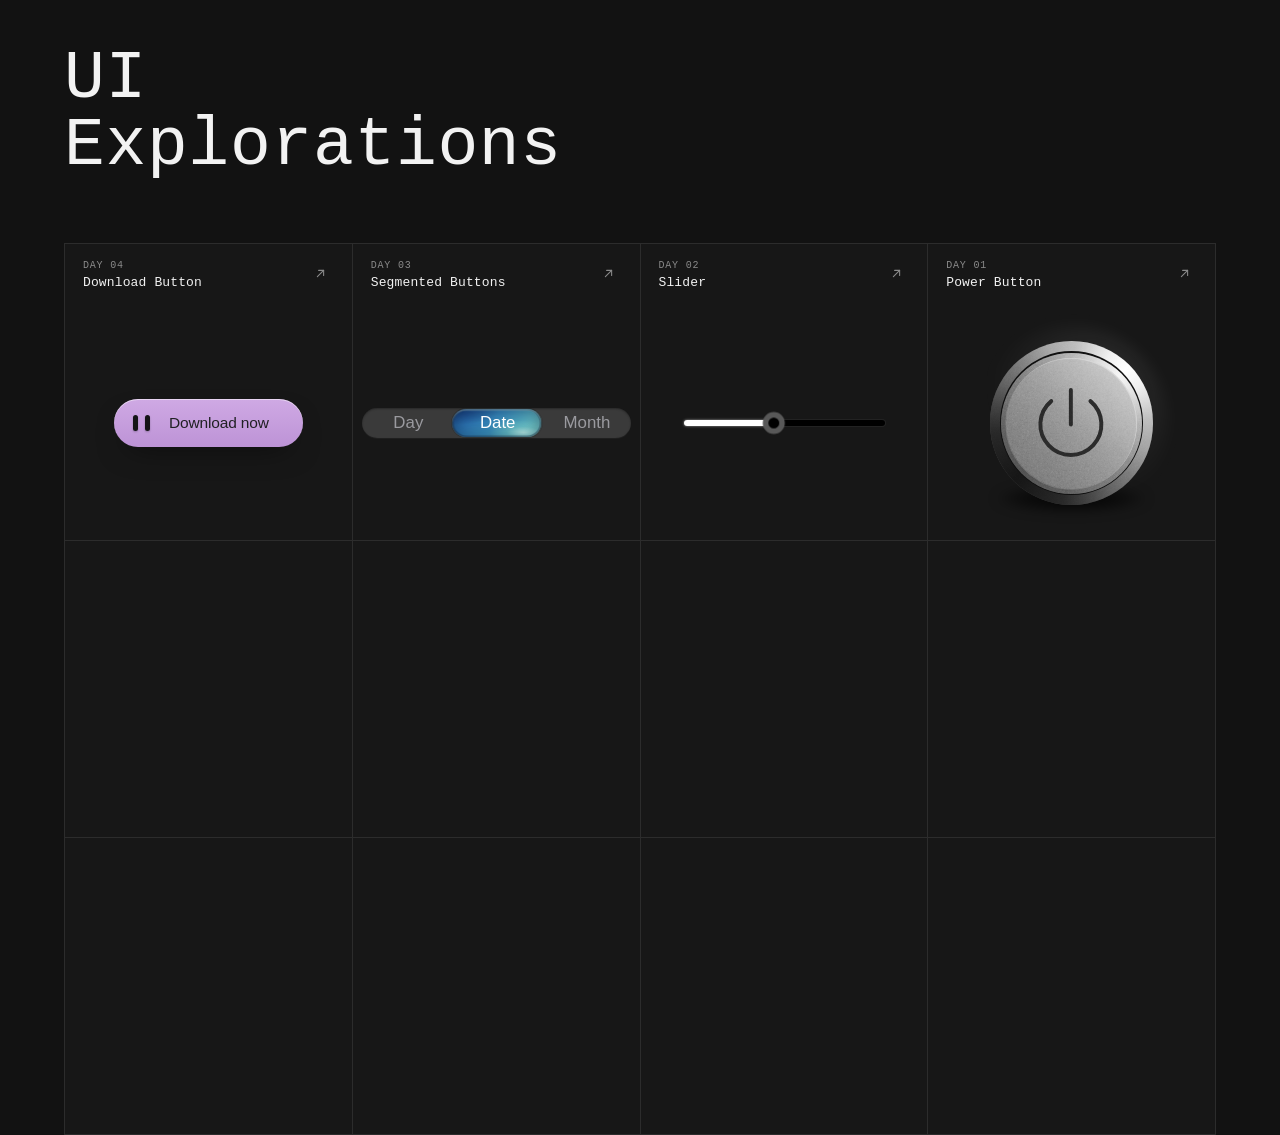
<file: index.html>
<!doctype html>
<html lang="en">
<head>
  <meta charset="utf-8" />
  <meta name="viewport" content="width=device-width, initial-scale=1" />
  <title>UI Explorations</title>
  <style>
    :root {
      --page: #121212;
      --cell: #171717;
      --line: #2c2c2c;
      --text: #f2f2f2;
      --muted: #8a8a8a;
      --mono: ui-monospace, "SF Mono", SFMono-Regular, "JetBrains Mono", "Cascadia Mono", Consolas, monospace;

      /* 12-column grid: no gutter; cell borders form the column rules */
      --columns: 12;
      --inset: 18px;
      --margin: clamp(20px, 7vw, 64px);
    }

    *,
    *::before,
    *::after { box-sizing: border-box; }

    html, body { min-height: 100%; margin: 0; }

    body {
      display: flex;
      flex-direction: column;
      min-height: 100vh;
      padding-inline: var(--margin);
      background: var(--page);
      color: var(--text);
      font-family: var(--mono);
      -webkit-font-smoothing: antialiased;
    }

    /* shared 12-column measure */
    .grid-12 {
      display: grid;
      grid-template-columns: repeat(var(--columns), minmax(0, 1fr));
    }

    header {
      padding: clamp(26px, 3.6vw, 52px) 0 clamp(28px, 5vw, 64px);
    }

    header .grid-12 { align-items: end; }

    h1 {
      grid-column: 1 / span 10;
      margin: 0;
      padding: 0;
      font-size: clamp(34px, 5.4vw, 68px);
      font-weight: 400;
      line-height: 0.98;
      letter-spacing: 0.01em;
    }

    h1 span { display: block; }

    /* ---- component grid ---- */

    .grid {
      flex: 1;
      border-top: 1px solid var(--line);
      border-left: 1px solid var(--line);
    }

    .cell {
      grid-column: span 3;
      position: relative;
      display: flex;
      flex-direction: column;
      min-height: calc(clamp(250px, 33vh, 400px) + var(--row-extra, 0px));
      background: var(--cell);
      border-right: 1px solid var(--line);
      border-bottom: 1px solid var(--line);
    }

    .cell-head {
      display: flex;
      align-items: flex-start;
      justify-content: space-between;
      gap: 12px;
      padding: 16px var(--inset);
    }

    .cell-titles { display: flex; flex-direction: column; gap: 4px; }

    .day {
      font-size: 10px;
      letter-spacing: 0.08em;
      text-transform: uppercase;
      color: var(--muted);
    }

    .name {
      font-size: 13px;
      letter-spacing: 0.01em;
      color: var(--text);
    }

    .expand {
      display: inline-grid;
      place-items: center;
      width: 26px;
      height: 26px;
      padding: 0;
      flex: 0 0 auto;
      color: var(--muted);
      background: transparent;
      border: 0;
      border-radius: 4px;
      cursor: pointer;
      transition: color 0.15s ease, background 0.15s ease;
    }

    .expand:hover { color: var(--text); background: rgba(255, 255, 255, 0.06); }
    .expand:focus { outline: none; }
    .expand:focus-visible { outline: 1px solid rgba(255, 255, 255, 0.35); outline-offset: 2px; }
    .expand svg { width: 15px; height: 15px; }

    .stage {
      flex: 1;
      position: relative;
      min-height: 0;
    }

    .stage iframe {
      display: block;
      width: 100%;
      height: 100%;
      border: 0;
      background: transparent;
    }

    .cell--empty .cell-head { opacity: 0.55; }

    /* ---- viewer ---- */

    .viewer {
      width: min(94vw, 780px);
      height: min(92vh, 800px);
      height: min(92dvh, 800px);
      max-width: 100vw;
      max-height: 100vh;
      max-height: 100dvh;
      padding: 0;
      border: 0;
      background: transparent;
      color: var(--text);
      font-family: var(--mono);
    }

    .viewer::backdrop {
      background: rgba(6, 6, 6, 0.82);
      backdrop-filter: blur(6px);
    }

    .viewer-inner {
      display: flex;
      flex-direction: column;
      height: 100%;
      background: var(--cell);
      border: 1px solid var(--line);
    }

    .viewer-head {
      display: flex;
      align-items: center;
      justify-content: space-between;
      gap: 12px;
      padding: 16px var(--inset);
      border-bottom: 1px solid var(--line);
    }

    .viewer-close {
      display: inline-grid;
      place-items: center;
      width: 28px;
      height: 28px;
      padding: 0;
      color: var(--muted);
      background: transparent;
      border: 0;
      border-radius: 4px;
      font-size: 18px;
      line-height: 1;
      cursor: pointer;
      transition: color 0.15s ease, background 0.15s ease;
    }

    .viewer-close:hover { color: var(--text); background: rgba(255, 255, 255, 0.06); }
    .viewer-close:focus { outline: none; }
    .viewer-close:focus-visible { outline: 1px solid rgba(255, 255, 255, 0.35); outline-offset: 2px; }

    .viewer-stage { flex: 1; min-height: 0; }

    .viewer-stage iframe {
      display: block;
      width: 100%;
      height: 100%;
      border: 0;
      background: transparent;
    }

    /* ---- responsive column spans ---- */

    @media (max-width: 760px) { .cell { grid-column: span 6; } }
    @media (max-width: 600px) {
      .cell { grid-column: span 12; }
      h1 { grid-column: 1 / -1; }
    }
  </style>
</head>
<body>
  <header>
    <div class="grid-12">
      <h1><span>UI</span><span>Explorations</span></h1>
    </div>
  </header>

  <main class="grid grid-12" id="grid">
    <section class="cell" data-day="Day 04" data-name="Download Button" data-src="day-04-download-button/index.html">
      <div class="cell-head">
        <div class="cell-titles">
          <span class="day">Day 04</span>
          <span class="name">Download Button</span>
        </div>
        <button class="expand" type="button" aria-label="Expand Download Button">
          <svg viewBox="0 0 24 24" fill="none" stroke="currentColor" stroke-width="1.7" stroke-linecap="round" stroke-linejoin="round" aria-hidden="true">
            <path d="M7 17 17 7" />
            <path d="M9 7h8v8" />
          </svg>
        </button>
      </div>
      <div class="stage">
        <iframe
          src="day-04-download-button/index.html?embed=1"
          title="Day 04 — Download Button"
        ></iframe>
      </div>
    </section>

    <section class="cell" data-day="Day 03" data-name="Segmented Buttons" data-src="day-03-segmented-buttons/index.html">
      <div class="cell-head">
        <div class="cell-titles">
          <span class="day">Day 03</span>
          <span class="name">Segmented Buttons</span>
        </div>
        <button class="expand" type="button" aria-label="Expand Segmented Buttons">
          <svg viewBox="0 0 24 24" fill="none" stroke="currentColor" stroke-width="1.7" stroke-linecap="round" stroke-linejoin="round" aria-hidden="true">
            <path d="M7 17 17 7" />
            <path d="M9 7h8v8" />
          </svg>
        </button>
      </div>
      <div class="stage">
        <iframe
          src="day-03-segmented-buttons/index.html?embed=1"
          title="Day 03 — Segmented Buttons"
        ></iframe>
      </div>
    </section>

    <section class="cell" data-day="Day 02" data-name="Slider" data-src="day-02-slider/index.html">
      <div class="cell-head">
        <div class="cell-titles">
          <span class="day">Day 02</span>
          <span class="name">Slider</span>
        </div>
        <button class="expand" type="button" aria-label="Expand Slider">
          <svg viewBox="0 0 24 24" fill="none" stroke="currentColor" stroke-width="1.7" stroke-linecap="round" stroke-linejoin="round" aria-hidden="true">
            <path d="M7 17 17 7" />
            <path d="M9 7h8v8" />
          </svg>
        </button>
      </div>
      <div class="stage">
        <iframe
          src="day-02-slider/index.html?embed=1"
          title="Day 02 — Slider"
        ></iframe>
      </div>
    </section>

    <section class="cell" data-day="Day 01" data-name="Power Button" data-src="day-01-power-button/index.html">
      <div class="cell-head">
        <div class="cell-titles">
          <span class="day">Day 01</span>
          <span class="name">Power Button</span>
        </div>
        <button class="expand" type="button" aria-label="Expand Power Button">
          <svg viewBox="0 0 24 24" fill="none" stroke="currentColor" stroke-width="1.7" stroke-linecap="round" stroke-linejoin="round" aria-hidden="true">
            <path d="M7 17 17 7" />
            <path d="M9 7h8v8" />
          </svg>
        </button>
      </div>
      <div class="stage">
        <iframe
          src="day-01-power-button/index.html?embed=1"
          title="Day 01 — Power Button"
        ></iframe>
      </div>
    </section>

    <section class="cell cell--empty" aria-hidden="true"></section>
  </main>

  <dialog class="viewer" id="viewer">
    <div class="viewer-inner">
      <div class="viewer-head">
        <div class="cell-titles">
          <span class="day" id="viewerDay">Day 01</span>
          <span class="name" id="viewerName">Power Button</span>
        </div>
        <button class="viewer-close" type="button" aria-label="Close">×</button>
      </div>
      <div class="viewer-stage" id="viewerStage"></div>
    </div>
  </dialog>

  <script>
    const grid = document.getElementById("grid");

    /*
     * Newest first: order the component cells by day number, descending,
     * so new work always lands top-left regardless of where it sits in the markup.
     */
    (function orderNewestFirst() {
      const cells = [...grid.children];
      const dated = cells.filter((cell) => cell.dataset.name);
      const rest = cells.filter((cell) => !cell.dataset.name);

      const dayNumber = (cell) => {
        const match = (cell.dataset.day || "").match(/\d+/);
        return match ? Number(match[0]) : 0;
      };

      dated
        .map((cell, index) => ({ cell, index }))
        .sort((a, b) => dayNumber(b.cell) - dayNumber(a.cell) || a.index - b.index)
        .forEach(({ cell }) => grid.appendChild(cell));

      rest.forEach((cell) => grid.appendChild(cell));
    })();

    /*
     * Complete the 12-column grid and fill the viewport height, so the page
     * always reads as a full 12-col sheet with no dead space.
     */
    const autoCells = [];

    function fillGrid() {
      autoCells.forEach((cell) => cell.remove());
      autoCells.length = 0;
      grid.style.removeProperty("--row-extra");

      const first = grid.querySelector(".cell");
      if (!first) return;

      const cellWidth = first.getBoundingClientRect().width;
      const perRow = Math.max(1, Math.round(grid.clientWidth / cellWidth));

      while (grid.children.length % perRow !== 0) {
        const cell = document.createElement("section");
        cell.className = "cell cell--empty";
        cell.setAttribute("aria-hidden", "true");
        grid.appendChild(cell);
        autoCells.push(cell);
      }

      const available = window.innerHeight - grid.getBoundingClientRect().top;
      const rowHeight = first.getBoundingClientRect().height;
      if (available <= 0 || rowHeight <= 0) return;

      let rows = grid.children.length / perRow;
      const needed = Math.ceil(available / rowHeight);
      let guard = 0;

      while (rows < needed && guard < 40) {
        for (let i = 0; i < perRow; i += 1) {
          const cell = document.createElement("section");
          cell.className = "cell cell--empty";
          cell.setAttribute("aria-hidden", "true");
          grid.appendChild(cell);
          autoCells.push(cell);
        }
        rows += 1;
        guard += 1;
      }

      const leftover = available - rows * rowHeight;
      if (leftover > 0) {
        grid.style.setProperty("--row-extra", `${leftover / rows}px`);
      }
    }

    fillGrid();

    let resizeTimer;
    window.addEventListener("resize", () => {
      clearTimeout(resizeTimer);
      resizeTimer = setTimeout(fillGrid, 120);
    });

    /* ---- expandable viewer ---- */

    const viewer = document.getElementById("viewer");
    const viewerStage = document.getElementById("viewerStage");
    const viewerDay = document.getElementById("viewerDay");
    const viewerName = document.getElementById("viewerName");

    /* Keep each embedded component's live state, and mirror changes made in the viewer back to the card */
    const stateByWindow = new WeakMap();
    let activeCardFrame = null;
    let activeModalFrame = null;

    window.addEventListener("message", (event) => {
      const data = event.data;
      if (!data || data.type !== "ui-state" || typeof data.params !== "string") return;

      stateByWindow.set(event.source, data.params);

      if (activeModalFrame && activeCardFrame && event.source === activeModalFrame.contentWindow) {
        try {
          activeCardFrame.contentWindow.postMessage(
            { type: "ui-restore", params: data.params },
            "*"
          );
        } catch (_) {}
      }
    });

    document.querySelectorAll(".cell[data-name]").forEach((cell) => {
      const button = cell.querySelector(".expand");
      if (!button) return;

      button.addEventListener("click", () => {
        viewerDay.textContent = cell.dataset.day;
        viewerName.textContent = cell.dataset.name;

        const source = cell.querySelector("iframe");
        const query = source ? stateByWindow.get(source.contentWindow) : "";
        const frame = document.createElement("iframe");
        frame.src = `${cell.dataset.src}?embed=1${query ? `&${query}` : ""}`;
        frame.title = `${cell.dataset.day} — ${cell.dataset.name}`;
        activeCardFrame = source || null;
        activeModalFrame = frame;
        viewerStage.replaceChildren(frame);

        viewer.showModal();
      });
    });

    const closeViewer = () => {
      activeCardFrame = null;
      activeModalFrame = null;
      viewer.close();
      viewerStage.replaceChildren();
    };

    viewer.querySelector(".viewer-close").addEventListener("click", closeViewer);

    viewer.addEventListener("click", (event) => {
      if (event.target === viewer) closeViewer();
    });

    viewer.addEventListener("close", () => {
      activeCardFrame = null;
      activeModalFrame = null;
      viewerStage.replaceChildren();
    });
  </script>
</body>
</html>
</file>
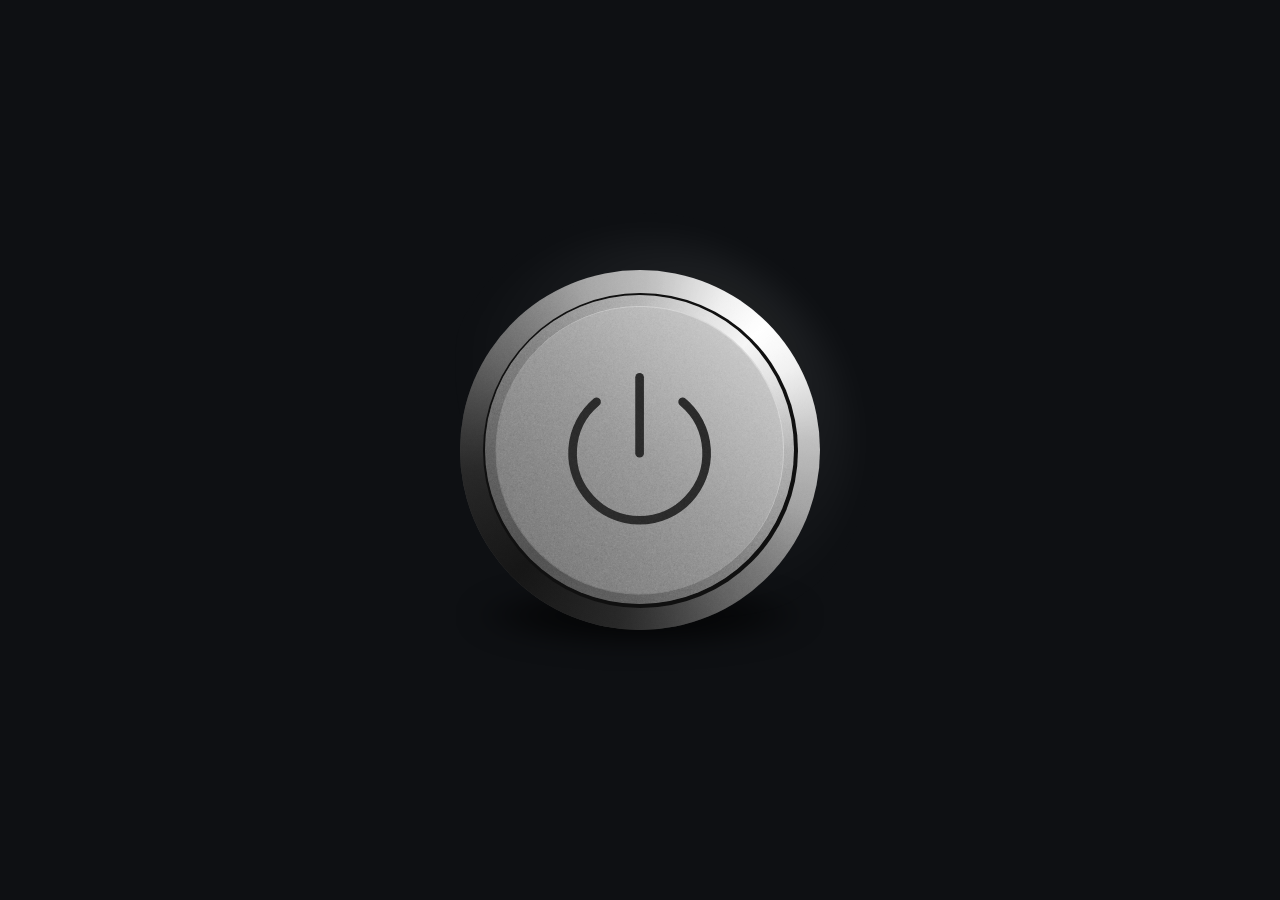
<file: day-01-power-button/index.html>
<!doctype html>
<html lang="en">
<head>
  <meta charset="utf-8" />
  <meta name="viewport" content="width=device-width, initial-scale=1" />
  <title>Power Button</title>
  <link rel="stylesheet" href="styles.css" />
</head>
<body>
  <div
    class="power-btn"
    id="main"
    data-state="off"
    role="switch"
    aria-checked="false"
    tabindex="0"
    aria-label="Power switch"
  >
    <div class="body">
      <div class="sheen"></div>
      <div class="groove">
        <div class="cap">
          <div class="face">
            <div class="bloom"></div>
            <svg class="glyph glyph-glow-wide" viewBox="0 0 100 100" aria-hidden="true" focusable="false">
              <path d="M67.85 30.19 A27.8 27.8 0 1 1 32.15 30.19" />
              <path d="M50 20 V51.5" />
            </svg>
            <svg class="glyph glyph-glow-mid" viewBox="0 0 100 100" aria-hidden="true" focusable="false">
              <path d="M67.85 30.19 A27.8 27.8 0 1 1 32.15 30.19" />
              <path d="M50 20 V51.5" />
            </svg>
            <svg class="glyph glyph-crisp" viewBox="0 0 100 100" aria-hidden="true" focusable="false">
              <path d="M67.85 30.19 A27.8 27.8 0 1 1 32.15 30.19" />
              <path d="M50 20 V51.5" />
            </svg>
          </div>
        </div>
      </div>
    </div>
  </div>

  <script src="script.js"></script>
</body>
</html>
</file>
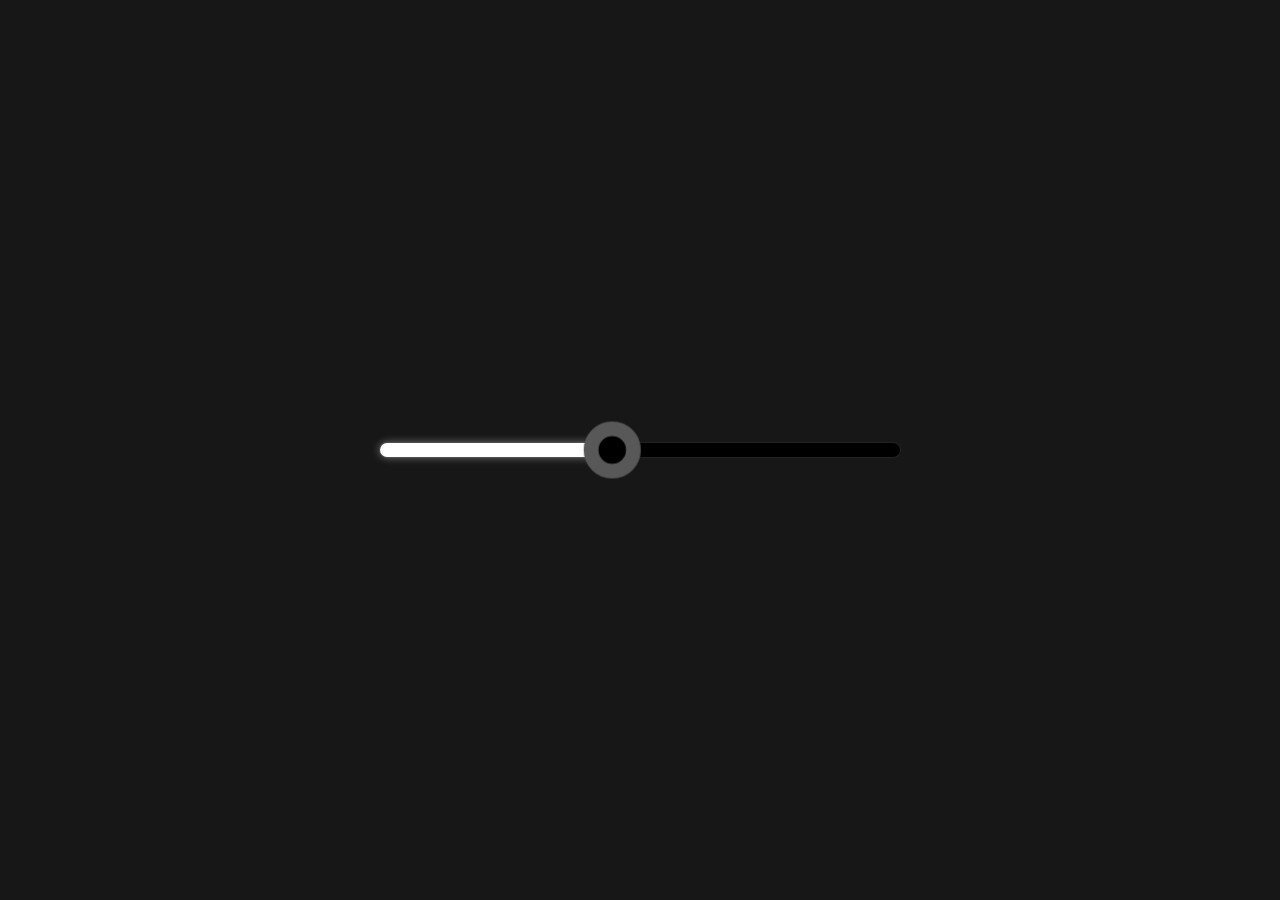
<file: day-02-slider/index.html>
<!doctype html>
<html lang="en">
<head>
  <meta charset="utf-8" />
  <meta name="viewport" content="width=device-width, initial-scale=1" />
  <title>Day 02 · Slider</title>
  <link rel="stylesheet" href="styles.css" />
</head>
<body>
  <div
    class="slider"
    id="slider"
    role="slider"
    tabindex="0"
    aria-label="Level"
    aria-orientation="horizontal"
    aria-valuemin="0"
    aria-valuemax="100"
    aria-valuenow="44"
  >
    <div class="track" id="track">
      <div class="fill" id="fill"></div>
      <div class="knob" id="knob">
        <svg class="knob-svg" viewBox="0 0 100 100" aria-hidden="true" focusable="false">
          <!-- Dark gray base ring revealed as the white light retreats -->
          <circle class="ring-base" cx="50" cy="50" r="32.5" />
          <!-- Top and bottom white light arcs anchored at 9 o'clock (17.5, 50) and meeting at 3 o'clock (82.5, 50) -->
          <path
            class="ring-light"
            id="ringTop"
            pathLength="100"
            d="M 17.5 50 A 32.5 32.5 0 0 1 82.5 50"
          />
          <path
            class="ring-light"
            id="ringBot"
            pathLength="100"
            d="M 17.5 50 A 32.5 32.5 0 0 0 82.5 50"
          />
          <!-- Solid black inner circle -->
          <circle class="ring-pit" cx="50" cy="50" r="21" />
        </svg>
      </div>
    </div>
  </div>

  <script src="script.js"></script>
</body>
</html>
</file>
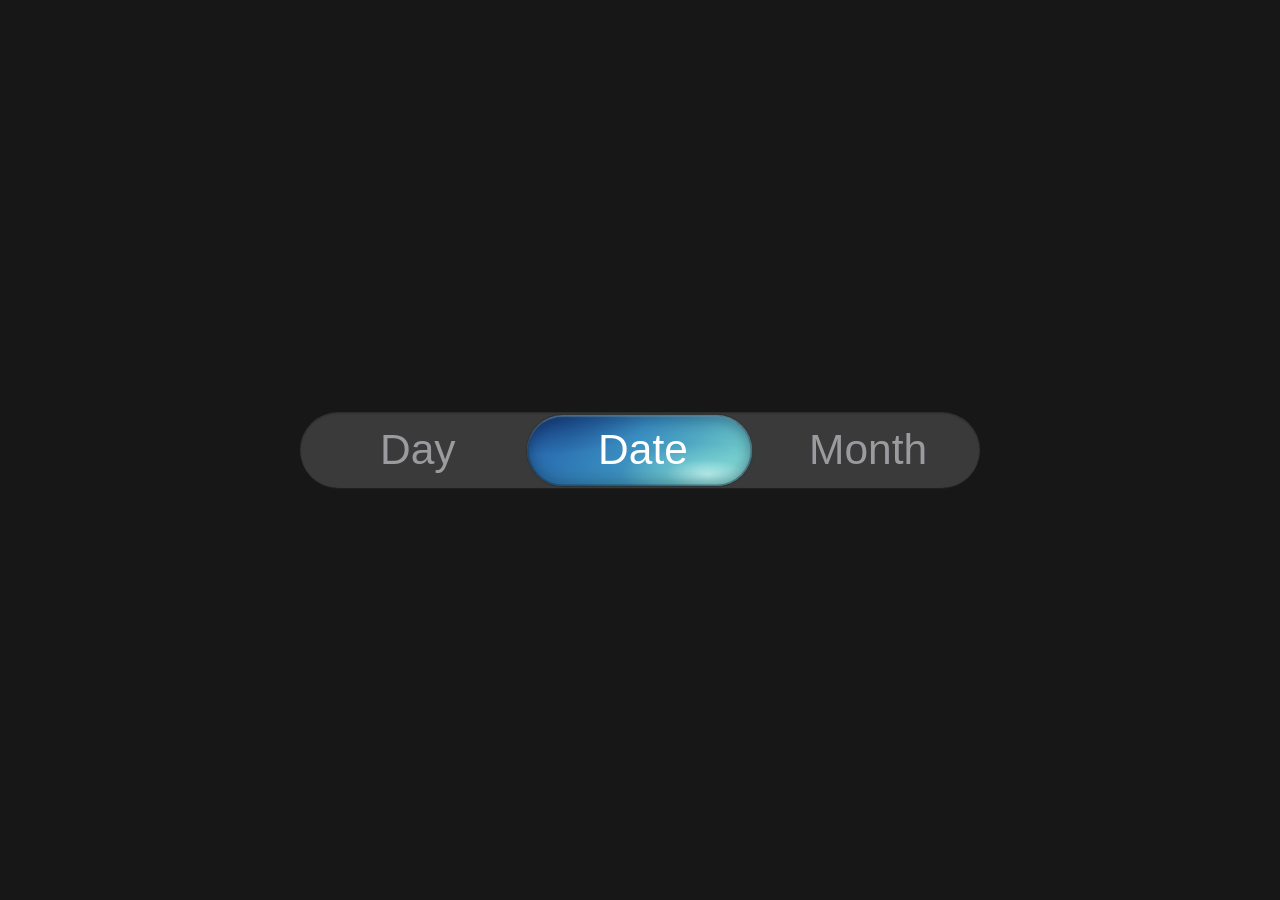
<file: day-03-segmented-buttons/index.html>
<!doctype html>
<html lang="en">
<head>
  <meta charset="utf-8" />
  <meta name="viewport" content="width=device-width, initial-scale=1" />
  <title>Day 03 · Segmented Buttons</title>
  <link rel="stylesheet" href="styles.css" />
</head>
<body>
  <div
    class="segmented"
    id="segmented"
    role="tablist"
    aria-label="Segmented tabs"
  >
    <div class="indicator" id="indicator" aria-hidden="true"></div>
    <button class="tab" type="button" role="tab" aria-selected="false" data-index="0">
      Day
    </button>
    <button class="tab is-active" type="button" role="tab" aria-selected="true" data-index="1">
      Date
    </button>
    <button class="tab" type="button" role="tab" aria-selected="false" data-index="2">
      Month
    </button>
  </div>

  <script src="script.js"></script>
</body>
</html>
</file>
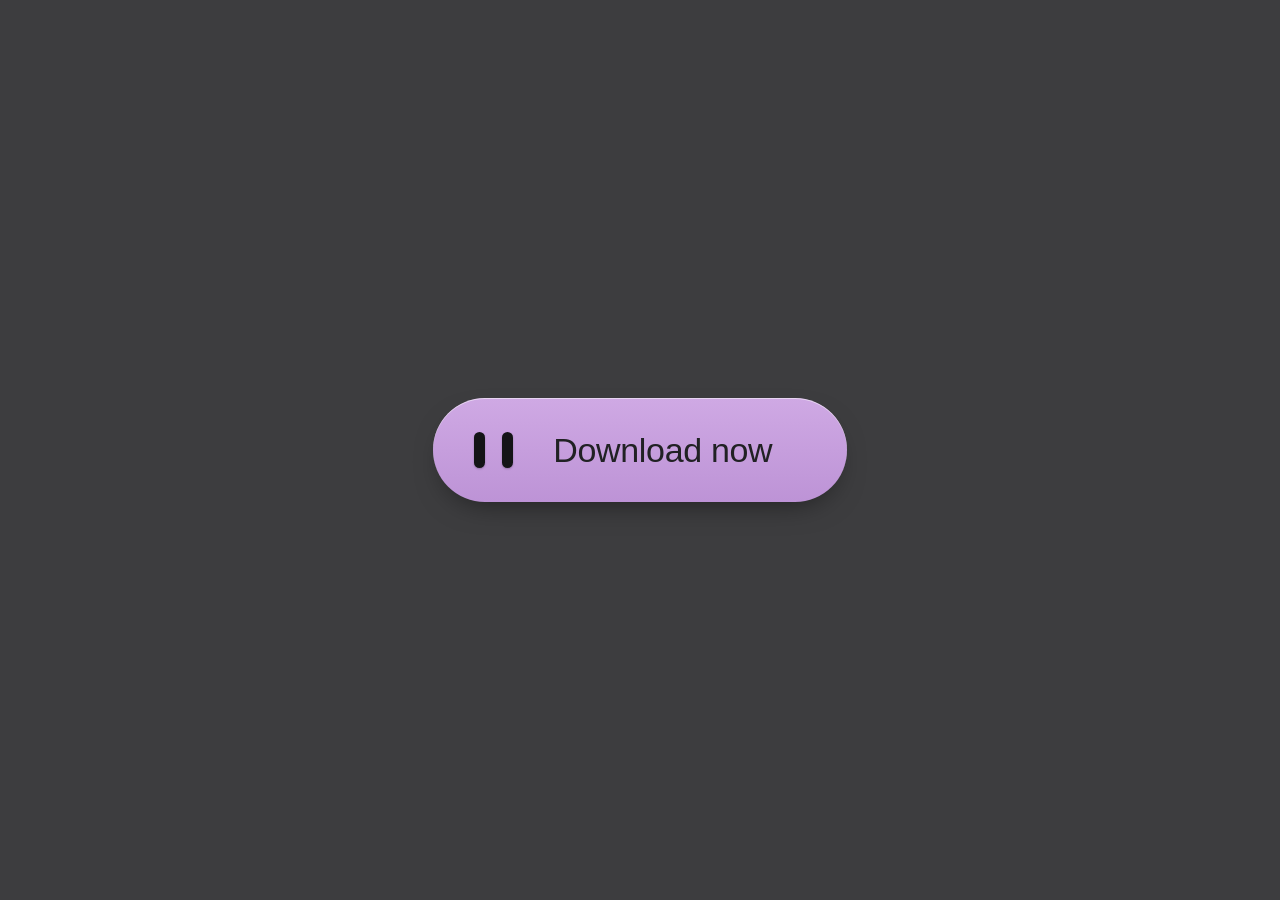
<file: day-04-download-button/index.html>
<!doctype html>
<html lang="en">
<head>
  <meta charset="utf-8" />
  <meta name="viewport" content="width=device-width, initial-scale=1" />
  <title>Day 04 · Download Button</title>
  <link rel="stylesheet" href="styles.css" />
</head>
<body>
  <button class="dl-btn" id="dl" type="button" aria-label="Download now" aria-pressed="false">
    <span class="dl-eyes" aria-hidden="true">
      <span class="pupil pupil-left"></span>
      <span class="pupil pupil-right"></span>
      <svg class="progress" viewBox="0 0 48 48" aria-hidden="true" focusable="false">
        <circle class="progress-track" cx="24" cy="24" r="19" />
        <circle class="progress-fill" cx="24" cy="24" r="19" />
      </svg>
    </span>
    <span class="dl-label"><span class="lab lab-idle on">Download now</span><span class="lab lab-busy">Downloading…</span></span><span class="lab lab-done"><svg class="done-check" viewBox="0 0 24 24" aria-hidden="true" focusable="false"><path d="M5 13l4 4L19 7" fill="none" stroke="currentColor" stroke-width="2.6" stroke-linecap="round" stroke-linejoin="round"/></svg>Download complete</span>
  </button>

  <script src="script.js"></script>
</body>
</html>
</file>
<file: day-01-power-button/styles.css>
:root {
  --grain-url: none;
}

*,
*::before,
*::after {
  box-sizing: border-box;
}

html,
body {
  height: 100%;
  margin: 0;
}

html {
  background: #0e1013;
}

/* When embedded in the gallery, let the host cell's surface show through */
html.embed {
  background: transparent;
}

/* ...and scale the component to the cell instead of a fixed pixel size */
html.embed .power-btn {
  --size: min(70vmin, 400px);
}

body {
  display: grid;
  place-items: center;
  background: transparent;
  -webkit-font-smoothing: antialiased;
}

/* ---------- metallic raised power button ---------- */

.power-btn {
  --size: clamp(260px, 42vmin, 360px);
  --shadow-depth: 1;
  --press: 0;
  --press-ms: 140ms;
  --release-ms: 300ms;

  position: relative;
  width: var(--size);
  height: var(--size);
  border-radius: 50%;
  cursor: pointer;
  outline: none;
  user-select: none;
  -webkit-tap-highlight-color: transparent;
  touch-action: manipulation;
}

.power-btn:focus,
.power-btn:focus-visible {
  outline: none;
  box-shadow: none;
}

/* Atmospheric light spill behind the button on the dark backdrop */
.power-btn::before {
  content: "";
  position: absolute;
  inset: -9%;
  z-index: -2;
  border-radius: 50%;
  background: radial-gradient(
    circle at 66% 30%,
    rgba(255, 255, 255, 0.09) 0%,
    rgba(255, 255, 255, 0.04) 34%,
    rgba(255, 255, 255, 0) 62%
  );
  filter: blur(calc(var(--size) * 0.045));
  pointer-events: none;
}

/* Contact shadow grounding the button against the dark backdrop */
.power-btn::after {
  content: "";
  position: absolute;
  left: 3%;
  right: 3%;
  bottom: -5%;
  z-index: -1;
  height: 18%;
  border-radius: 50%;
  background: radial-gradient(
    ellipse at center,
    rgba(0, 0, 0, 0.85) 0%,
    rgba(0, 0, 0, 0.5) 46%,
    rgba(0, 0, 0, 0) 72%
  );
  filter: blur(calc(var(--size) * 0.032));
  pointer-events: none;
}

/*
 * Light source direction: Top-Right (45deg / 1:30 o'clock).
 * In a conic-gradient(from 45deg at 50% 50%, ...):
 *   - 0deg / 360deg = 1:30 (Top-Right apex, directly facing the light source)
 *   - 45deg         = 3:00 (Right)
 *   - 90deg         = 4:30 (Bottom-Right)
 *   - 135deg        = 6:00 (Bottom)
 *   - 180deg        = 7:30 (Bottom-Left apex, directly opposite the light source)
 *   - 225deg        = 9:00 (Left)
 *   - 270deg        = 10:30 (Top-Left)
 *   - 315deg        = 12:00 (Top)
 */

/* 1. Outer metallic collar (100% -> 87.5%) — base gradient is unshadowed metal (Full depress state) */
.body {
  position: absolute;
  inset: 0;
  display: grid;
  place-items: center;
  border-radius: 50%;
  background: conic-gradient(
    from 45deg at 50% 50%,
    #ffffff 0deg,
    #efefef 16deg,
    #bcbcbc 42deg,
    #888888 90deg,
    #5a5a5a 140deg,
    #464646 180deg,
    #5a5a5a 220deg,
    #888888 270deg,
    #bcbcbc 318deg,
    #efefef 344deg,
    #ffffff 360deg
  );
}

/* Fine micro-anodized sheen on the outer collar */
.body::before {
  content: "";
  position: absolute;
  inset: 0;
  z-index: 1;
  border-radius: 50%;
  background-image: var(--grain-url);
  background-size: 140px 140px;
  mix-blend-mode: overlay;
  opacity: 0.14;
  pointer-events: none;
}

/*
 * Light-facing inner lip of the collar.
 * The raised cap blocks this lip at the top-right, so the specular band is faint when the
 * button is fully open and grows as the plunger sinks and lays the lip bare.
 */
.sheen {
  position: absolute;
  inset: 0;
  z-index: 1;
  border-radius: 50%;
  background: conic-gradient(
    from 45deg at 50% 50%,
    rgba(255, 255, 255, 0.92) 0deg,
    rgba(255, 255, 255, 0.62) 14deg,
    rgba(255, 255, 255, 0.26) 34deg,
    rgba(255, 255, 255, 0) 58deg,
    rgba(255, 255, 255, 0) 292deg,
    rgba(255, 255, 255, 0.1) 326deg,
    rgba(255, 255, 255, 0.26) 348deg,
    rgba(255, 255, 255, 0.92) 360deg
  );
  mix-blend-mode: screen;
  opacity: calc(0.26 + 0.74 * var(--press));
  transition: opacity 0.22s cubic-bezier(0.22, 0.88, 0.32, 1);
  pointer-events: none;
}

/*
 * Full-width cast shadow across the bottom-left of the outer collar,
 * formed by the raised button blocking the top-right light source.
 * Scales smoothly with button depth (--shadow-depth: 1 -> 0.42 -> 0).
 */
.body::after {
  content: "";
  position: absolute;
  inset: 0;
  border-radius: 50%;
  background: conic-gradient(
    from 45deg at 50% 50%,
    rgba(0, 0, 0, 0) 0deg,
    rgba(0, 0, 0, 0) 65deg,
    rgba(0, 0, 0, 0.28) 105deg,
    rgba(0, 0, 0, 0.78) 142deg,
    rgba(0, 0, 0, 0.99) 180deg,
    rgba(0, 0, 0, 0.78) 218deg,
    rgba(0, 0, 0, 0.28) 255deg,
    rgba(0, 0, 0, 0) 295deg,
    rgba(0, 0, 0, 0) 360deg
  );
  opacity: var(--shadow-depth);
  transition: opacity 0.22s cubic-bezier(0.22, 0.88, 0.32, 1);
  pointer-events: none;
}

/* 2. Cylindrical black bore channel (87.5% of total diameter) */
.groove {
  position: relative;
  z-index: 2;
  width: 87.5%;
  height: 87.5%;
  display: grid;
  place-items: center;
  border-radius: 50%;
  background: #101010;
}

/* 3. Plunger cap — outer 3.5% perimeter is the crisp 45° CNC-machined chamfer */
.cap {
  position: relative;
  width: 98.2%;
  height: 98.2%;
  display: grid;
  place-items: center;
  border-radius: 50%;
  background: conic-gradient(
    from 45deg at 50% 50%,
    #f6f6f6 0deg,
    #e2e2e2 18deg,
    #b6b6b6 45deg,
    #858585 90deg,
    #626262 138deg,
    #525252 180deg,
    #626262 222deg,
    #858585 270deg,
    #b6b6b6 315deg,
    #e2e2e2 342deg,
    #f6f6f6 360deg
  );
  transform: scale(1);
  /* As the plunger sinks, the collar rim shades the cap's top-right edge and the whole disc cools down */
  box-shadow:
    inset calc(var(--press) * -6px) calc(var(--press) * 6px) calc(1px + var(--press) * 16px)
      rgba(0, 0, 0, calc(var(--press) * 0.45));
  filter: brightness(calc(1 - var(--press) * 0.075));
  transition:
    transform var(--release-ms) cubic-bezier(0.22, 0.88, 0.32, 1.03),
    box-shadow var(--release-ms) ease,
    filter var(--release-ms) ease,
    background var(--release-ms) ease;
  will-change: transform;
  overflow: hidden;
}

/* Actuation is quicker than the sprung return, like a real switch */
.power-btn.is-pressing .cap {
  transition:
    transform var(--press-ms) cubic-bezier(0.3, 0.7, 0.4, 1),
    box-shadow var(--press-ms) ease,
    filter var(--press-ms) ease,
    background var(--press-ms) ease;
}

/* Continuous bead-blasted anodized aluminum texture spanning both the chamfer and flat face */
.cap::after {
  content: "";
  position: absolute;
  inset: 0;
  z-index: 3;
  border-radius: 50%;
  background-image: var(--grain-url);
  background-size: 150px 150px;
  mix-blend-mode: overlay;
  opacity: 0.34;
  pointer-events: none;
}

/* 4. Crisp flat bead-blasted aluminum top face inside the cap chamfer (93.0% of .cap) */
.face {
  position: relative;
  z-index: 2;
  width: 93%;
  height: 93%;
  display: grid;
  place-items: center;
  border-radius: 50%;
  background: linear-gradient(
    225deg,
    #cecece 0%,
    #c6c6c6 16%,
    #b3b3b3 32%,
    #9c9c9c 50%,
    #898989 70%,
    #7e7e7e 85%,
    #797979 100%
  );
  box-shadow:
    inset -0.75px 0.75px 0.75px rgba(255, 255, 255, 0.4),
    -0.5px 0.5px 0.5px rgba(255, 255, 255, 0.22);
}

/* Soft localized glow aura behind the glyph when ON */
.bloom {
  position: absolute;
  z-index: 4;
  width: 68%;
  height: 68%;
  border-radius: 50%;
  background: radial-gradient(
    circle,
    rgba(255, 255, 255, 0.34) 0%,
    rgba(255, 255, 255, 0.22) 38%,
    rgba(255, 255, 255, 0.06) 58%,
    rgba(255, 255, 255, 0) 74%
  );
  filter: blur(calc(var(--size) * 0.009));
  opacity: 0;
  transition: opacity 0.28s ease;
  pointer-events: none;
}

/* ---------- power glyph ---------- */

.glyph {
  position: relative;
  z-index: 4;
  grid-area: 1 / 1;
  width: calc(var(--size) * 0.67);
  height: calc(var(--size) * 0.67);
  display: block;
  overflow: visible;
  pointer-events: none;
}

.glyph path {
  fill: none;
  stroke-linecap: round;
}

.glyph-crisp path {
  stroke: #2b2b2b;
  stroke-width: 3.6;
  transition: stroke 0.24s ease, filter 0.26s ease;
}

.glyph-glow-mid,
.glyph-glow-wide {
  opacity: 0;
  transition: opacity 0.28s ease;
}

.glyph-glow-mid path {
  stroke: #ffffff;
  stroke-width: 5.6;
}

.glyph-glow-wide path {
  stroke: #ffffff;
  stroke-width: 9.5;
}

.glyph-glow-mid {
  filter: blur(calc(var(--size) * 0.006));
}

.glyph-glow-wide {
  filter: blur(calc(var(--size) * 0.017));
}

/* ---------- 3 concentric physical states & depth-based outer ring shadow ---------- */

/* State 1: Full open — maximum elevation, cap occludes the collar lip and casts a prominent bottom-left shadow */
.power-btn[data-state="off"] {
  --shadow-depth: 0.7;
  --press: 0;
}

.power-btn[data-state="off"] .cap {
  transform: scale(1);
}

/* State 3: On - semi depressed — mid elevation, lip starts catching light, moderate bottom-left shadow + glowing glyph */
.power-btn[data-state="on"]:not(.is-pressing) {
  --shadow-depth: 0.42;
  --press: 0.55;
}

.power-btn[data-state="on"]:not(.is-pressing) .cap {
  transform: scale(0.974);
}

/* State 2: Full depress — seated in the bore, lip fully lit at top-right, no cast shadow on the collar */
.power-btn[data-state="depress"],
.power-btn.is-pressing {
  --shadow-depth: 0;
  --press: 1;
}

.power-btn[data-state="depress"] .cap,
.power-btn.is-pressing .cap {
  transform: scale(0.946);
}

.power-btn[data-state="on"] .bloom {
  opacity: 0.62;
}

.power-btn[data-state="on"] .glyph-glow-mid {
  opacity: 0.6;
}

.power-btn[data-state="on"] .glyph-glow-wide {
  opacity: 0.5;
}

.power-btn[data-state="on"] .glyph-crisp path {
  stroke: #ffffff;
  filter: drop-shadow(0 0 calc(var(--size) * 0.005) rgba(255, 255, 255, 0.9));
}

.power-btn.no-transition,
.power-btn.no-transition *,
.power-btn.no-transition *::before,
.power-btn.no-transition *::after {
  transition: none !important;
}

@media (prefers-reduced-motion: reduce) {
  .cap,
  .body::after,
  .bloom,
  .glyph-crisp path,
  .glyph-glow-mid,
  .glyph-glow-wide {
    transition-duration: 0.01ms !important;
  }
}
</file>
<file: day-02-slider/styles.css>
*,
*::before,
*::after {
  box-sizing: border-box;
}

html,
body {
  height: 100%;
  margin: 0;
}

html {
  background: #171717;
}

html.embed {
  background: transparent;
}

body {
  display: grid;
  place-items: center;
  background: transparent;
  -webkit-font-smoothing: antialiased;
}

/* ---------- horizontal slider ---------- */

.slider {
  --size: clamp(280px, 68vw, 520px);
  --track-h: calc(var(--size) * 0.027);
  --knob-d: calc(var(--size) * 0.125);

  position: relative;
  display: grid;
  place-items: center;
  padding: calc(var(--knob-d) * 0.65);
  outline: none;
  user-select: none;
  -webkit-tap-highlight-color: transparent;
  touch-action: none;
  cursor: pointer;
}

.slider:focus,
.slider:focus-visible {
  outline: none;
}

html.embed .slider {
  --size: min(70vw, 400px);
}

/* Unfilled right track (solid black) */
.track {
  position: relative;
  width: var(--size);
  height: var(--track-h);
  border-radius: 999px;
  background: #000000;
  box-shadow: 0 0 0 1px rgba(255, 255, 255, 0.05);
}

/*
 * Left track bar:
 * At rest (t = 0): solid #8e8e8e gray.
 * As the ring retreats into the bar (t: 0 -> 1): a white gradient wave flows
 * from the knob (right end of .fill) leftward until the entire bar is solid #ffffff.
 */
.fill {
  position: absolute;
  left: 0;
  top: 0;
  bottom: 0;
  width: 0;
  border-radius: 999px 0 0 999px;
  background: linear-gradient(
    to left,
    #ffffff 0%,
    #ffffff var(--wave-core, 0%),
    #8e8e8e var(--wave-tail, 0%),
    #8e8e8e 100%
  );
  filter: drop-shadow(0 0 calc(var(--size) * 0.008 * var(--glow-bar, 0)) rgba(255, 255, 255, 0.45));
  pointer-events: none;
}

/* Knob positioned along the track */
.knob {
  position: absolute;
  left: 0;
  top: 50%;
  width: var(--knob-d);
  height: var(--knob-d);
  transform: translate(-50%, -50%);
  will-change: transform;
  pointer-events: none;
}

.knob-svg {
  display: block;
  width: 100%;
  height: 100%;
  overflow: visible;
}

/* Dark gray ring revealed when the white light retreats into the bar */
.ring-base {
  fill: none;
  stroke: #585858;
  stroke-width: 23;
}

/* White light ring: splits at 3 o'clock and retreats symmetrically into 9 o'clock */
.ring-light {
  fill: none;
  stroke: #ffffff;
  stroke-width: 23;
  stroke-linecap: round;
  stroke-dasharray: 100 200;
  stroke-dashoffset: 0;
  filter: drop-shadow(0 0 calc(var(--size) * 0.007 * var(--glow-ring, 1)) rgba(255, 255, 255, 0.42));
}

/* Solid black inner circle */
.ring-pit {
  fill: #000000;
}
</file>
<file: day-03-segmented-buttons/styles.css>
*,
*::before,
*::after {
  box-sizing: border-box;
}

html,
body {
  height: 100%;
  margin: 0;
}

html {
  background: #171717;
}

html.embed {
  background: transparent;
}

body {
  display: grid;
  place-items: center;
  background: transparent;
  font-family: Inter, ui-sans-serif, -apple-system, BlinkMacSystemFont, "Segoe UI", Roboto, Helvetica, Arial, sans-serif;
  -webkit-font-smoothing: antialiased;
}

/* ---------- pill segmented control ---------- */

.segmented {
  --size: clamp(340px, 88vw, 680px);
  --h: calc(var(--size) * 0.1108);      /* track height */
  --pad: calc(var(--h) * 0.03);         /* 3% seam → capsule = 94% of track height */

  position: relative;
  width: var(--size);
  height: var(--h);
  padding: var(--pad);
  display: grid;
  grid-template-columns: repeat(3, 1fr);
  border-radius: 999px;
  background: #3a3a3a;
  box-shadow:
    inset 0 1px 2px rgba(0, 0, 0, 0.32),
    0 1px 0 rgba(255, 255, 255, 0.035);
  user-select: none;
  -webkit-tap-highlight-color: transparent;
  touch-action: manipulation;
}

html.embed .segmented {
  --size: min(94vw, 420px);
}

/* 3D luminous blue-to-teal capsule */
.indicator {
  position: absolute;
  top: var(--pad);
  bottom: var(--pad);
  left: var(--pad);
  width: calc((100% - var(--pad) * 2) / 3);
  border-radius: 999px;
  background:
    radial-gradient(
      58% 66% at 80% 84%,
      rgba(198, 247, 243, 0.9) 0%,
      rgba(134, 220, 218, 0.42) 32%,
      rgba(74, 165, 185, 0) 66%
    ),
    radial-gradient(
      78% 88% at 6% 4%,
      rgba(14, 42, 100, 0.6) 0%,
      rgba(14, 42, 100, 0) 60%
    ),
    linear-gradient(
      128deg,
      #2761a6 0%,
      #2d74b4 22%,
      #3a8ec0 46%,
      #4fa8c2 66%,
      #6ac3c8 84%,
      #8ed9d3 100%
    );
  box-shadow:
    inset 0 0 0 1.5px rgba(26, 42, 62, 0.42),
    inset 0 1.5px 1px rgba(206, 248, 252, 0.5),
    inset 0 7px 14px rgba(8, 24, 58, 0.3),
    inset 0 -7px 14px rgba(10, 44, 52, 0.26),
    0 0 0 0.5px rgba(150, 220, 235, 0.14),
    0 0 0 1px rgba(0, 0, 0, 0.3);
  transform: translateX(calc(var(--pos, 1) * 100%));
  transition: transform 320ms cubic-bezier(0.22, 0.9, 0.28, 1);
  will-change: transform;
  pointer-events: none;
}

/* press: slight squeeze while it travels */
.segmented.is-pressing .indicator {
  transform: translateX(calc(var(--pos, 1) * 100%)) scale(0.975);
}

/* tab labels */
.tab {
  position: relative;
  z-index: 1;
  margin: 0;
  padding: 0 0 0 0.14em;
  border: 0;
  border-radius: 999px;
  background: transparent;
  font-family: inherit;
  font-size: calc(var(--h) * 0.564);
  font-weight: 400;
  line-height: 1;
  letter-spacing: 0;
  color: #9a9a9f;
  cursor: pointer;
  outline: none;
  transition: color 320ms cubic-bezier(0.4, 0, 0.2, 1);
}

.tab:hover:not(.is-active) {
  color: #dcdce0;
  transition-duration: 200ms;
}

.tab:focus,
.tab:focus-visible {
  outline: none;
}

.tab.is-active {
  color: #ffffff;
}

.segmented.no-transition,
.segmented.no-transition *,
.segmented.no-transition *::before,
.segmented.no-transition *::after {
  transition: none !important;
}

@media (prefers-reduced-motion: reduce) {
  .indicator,
  .tab {
    transition-duration: 0.01ms !important;
  }
}
</file>
<file: day-04-download-button/styles.css>
*,
*::before,
*::after {
  box-sizing: border-box;
}

html,
body {
  height: 100%;
  margin: 0;
}

html {
  background: #3d3d3f;
}

html.embed {
  background: transparent;
}

body {
  display: grid;
  place-items: center;
  background: transparent;
  font-family: Inter, ui-sans-serif, -apple-system, BlinkMacSystemFont, "Segoe UI", Roboto, Helvetica, Arial, sans-serif;
  -webkit-font-smoothing: antialiased;
}

.dl-btn {
  --fs: clamp(18px, 5.2vw, 34px);

  position: relative;
  display: inline-flex;
  align-items: center;
  padding: 1em 2.2em 1em 1.2em;
  border: 0;
  border-radius: 999px;
  background: linear-gradient(180deg, #cfa9e4 0%, #bd93d6 100%);
  color: #212124;
  font-size: var(--fs);
  font-weight: 500;
  line-height: 1;
  letter-spacing: -0.01em;
  cursor: pointer;
  outline: none;
  user-select: none;
  -webkit-tap-highlight-color: transparent;
  touch-action: manipulation;
  box-shadow:
    inset 0 1px 0 rgba(255, 255, 255, 0.5),
    0 12px 30px -14px rgba(0, 0, 0, 0.6);
  transition: transform 180ms cubic-bezier(0.22, 0.9, 0.28, 1), filter 180ms ease;
}

/* Inked: drop the top-inner highlight (it shows as a light fringe around the
   flood) but keep the drop shadow. The box-shadow eases in after the flood. */
.dl-btn.inked {
  box-shadow: 0 12px 30px -14px rgba(0, 0, 0, 0.6);
  transition: transform 180ms cubic-bezier(0.22, 0.9, 0.28, 1), filter 180ms ease,
    box-shadow 200ms ease 60ms;
}

html.embed .dl-btn {
  --fs: clamp(14px, 5.4vw, 30px);
}

.dl-btn:hover {
  filter: brightness(1.045);
}

.dl-btn:active,
.dl-btn.is-down {
  transform: scale(0.97);
}

.dl-btn:focus-visible {
  outline: 2px solid rgba(255, 255, 255, 0.65);
  outline-offset: 5px;
}

.dl-eyes {
  position: relative;
  z-index: 1;
  display: inline-flex;
  align-items: flex-end;
  gap: 0.5em;
  margin-right: 1.2em;
}

.dl-label {
  position: relative;
  z-index: 1;
  transition: color 200ms ease;
}

.lab {
  white-space: nowrap;
  opacity: 0;
  transition: opacity 250ms ease;
}

.lab.on {
  opacity: 1;
}

/* Idle is the only in-flow span, so it alone sizes the label box (and the
   button). Busy overlays the label box; done overlays the whole button. */
.lab-idle {
  position: static;
}

.lab-busy {
  position: absolute;
  inset: 0;
  display: flex;
  align-items: center;
  justify-content: center;
}

.lab-done {
  position: absolute;
  left: 0;
  right: 0;
  top: 50%;
  transform: translateY(-50%);
  text-align: center;
  z-index: 1;
  /* Keep the crossfade's opacity timing and match the label's inked color fade */
  transition: opacity 250ms ease, color 200ms ease;
}

.pupil {
  display: inline-block;
  background: #141416;
  box-shadow: 0 1px 2px rgba(0, 0, 0, 0.25);
  will-change: transform;
  pointer-events: none;
  transform-origin: 50% 50%;
  transition: background-color 200ms ease, box-shadow 200ms ease, opacity 150ms ease;
}

.progress {
  position: absolute;
  left: 50%;
  top: 50%;
  width: 1.25em;
  height: 1.25em;
  transform: translate(-50%, -50%);
  opacity: 0;
  transition: opacity 200ms ease;
  pointer-events: none;
}

.progress-track {
  fill: none;
  stroke: rgba(201, 166, 223, 0.22);
  stroke-width: 5;
}

.progress-fill {
  fill: none;
  stroke: #e6d4f7;
  stroke-width: 5;
  stroke-linecap: round;
  stroke-dasharray: 119.4;
  stroke-dashoffset: 119.4;
  transform: rotate(-90deg);
  transform-origin: center;
  transform-box: fill-box;
}

.dl-btn.show-progress .progress {
  opacity: 1;
}

.dl-btn.show-progress .pupil {
  opacity: 0;
}

.dl-btn.show-done .progress {
  opacity: 0;
}

.pupil-left,
.pupil-right {
  width: 0.32em;
  height: 1.05em;
  border-radius: 999px;
}

.flood {
  position: absolute;
  inset: 0;
  border-radius: inherit;
  background: #101012;
  /* Seal the flood's rounded edge 1px outward so no AA fringe shows where it
     meets the pill edge; invisible on the dark page. */
  box-shadow: 0 0 0 1px #101012;
  transform: scale(0);
  transform-origin: 0 0;
  will-change: transform;
  pointer-events: none;
}

.dl-btn.inked .pupil {
  background: #c9a6df;
  box-shadow: 0 0 0.3em rgba(201, 166, 223, 0.35);
  transition: background-color 200ms ease 60ms, box-shadow 200ms ease 60ms, opacity 150ms ease;
}

.dl-btn.inked .dl-label {
  color: #ece2f7;
  transition: color 200ms ease 60ms;
}

/* Done lives outside .dl-label now, so it needs the inked light color too */
.dl-btn.inked .lab-done {
  color: #ece2f7;
}

.lab-done .done-check {
  width: 0.95em;
  height: 0.95em;
  vertical-align: -0.14em;
  margin-right: 0.35em;
}

@media (prefers-reduced-motion: reduce) {
  .dl-btn {
    transition-duration: 0.01ms !important;
  }
}
</file>
